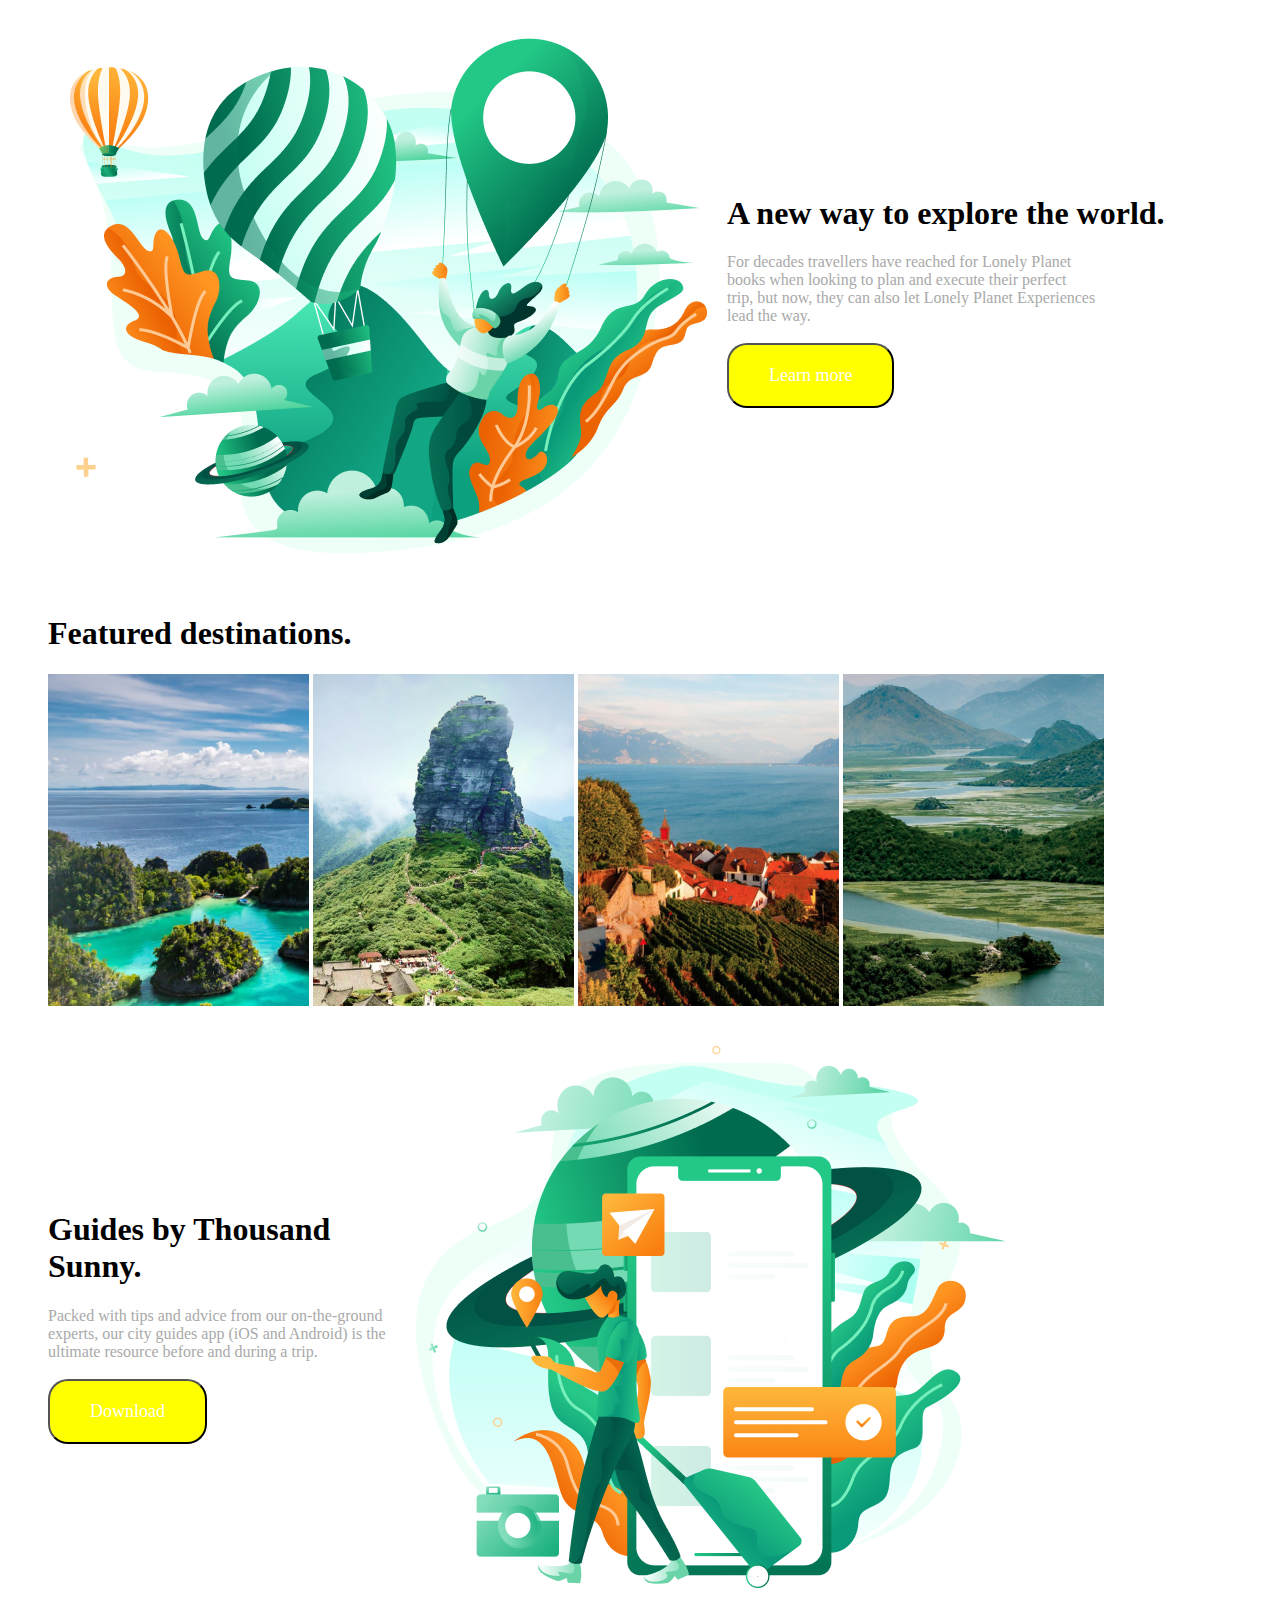
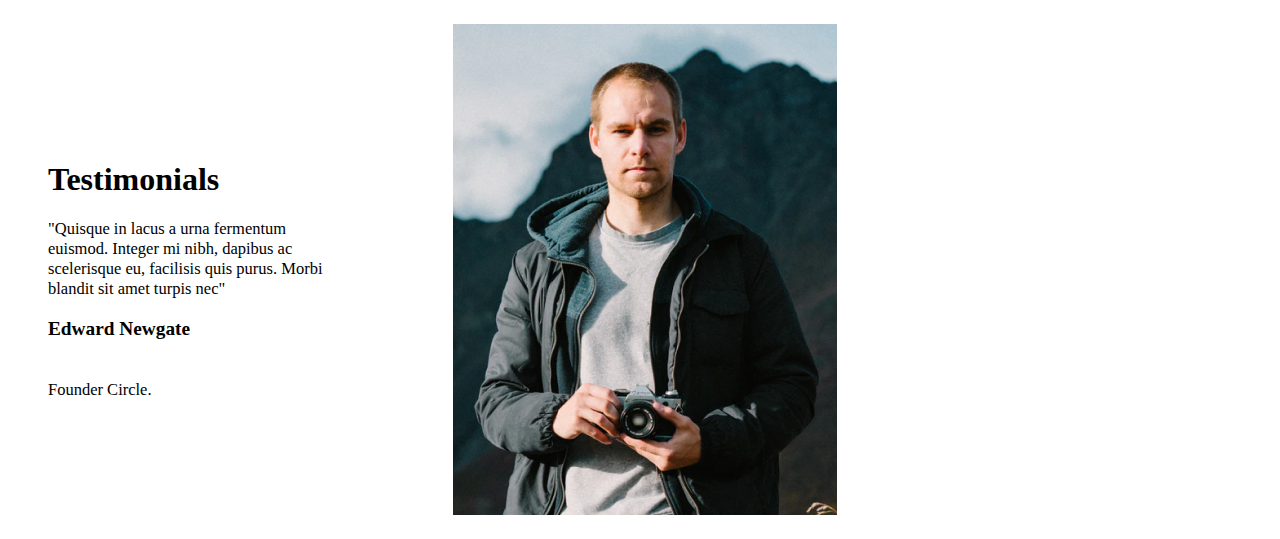
<file: index.html>
<!DOCTYPE html>
<html lang="en">
<head>
    <meta charset="UTF-8">
    <meta http-equiv="X-UA-Compatible" content="IE=edge">
    <meta name="viewport" content="width=device-width, initial-scale=1.0">
    <title> DESAFIO </title>
    <link rel="stylesheet" href="style.css">
</head>
<body>
    <div class = "container"> 
        <ul>
            <li1>
        <div1 class = "d-flex centralize">
            <div>
            <img src = "primeira-imagem.png" alt = " " align = "left" style = "margin-right: 20px;">
        </div> 
        <div> 
            <h1> 
                    A new way to explore the world.
                </h1>
                <p1 class = "texto-preto-claro"> 
                    For decades travellers have reached for Lonely Planet <br> books when looking to plan and execute their perfect <br> trip, but now, they can also let Lonely Planet Experiences <br> lead the way. 
                </p1> 
                <br><br>
                <button class = "butao"> Learn more </button>
            </div>
            </div1>
        </li1>
            <br><br>
            <li2>
        <div2 class = "centralize">
            <h1> Featured destinations.</h1>
            <div class="space-between"> 
            <img src = "paisagem-1.png" alt = " "> </img.src>
            <img src = "paisagem-2.png" alt = " "> </img.src>
            <img src = "paisagem-3.png" alt = " "> </img.src>
            <img src = "paisagem-4.png" alt = " "> </img.src>
            </div> 
        </div2>
          </li2>
        <br><br>
        <li3>
        <div3 class = "d-flex centralize">
            <div>
            <h1> Guides by Thousand <br> Sunny.</h1> 
            <p2 class = "texto-preto-claro"> 
                Packed with tips and advice from our on-the-ground <br> experts, our city guides app (iOS and Android) is the <br> ultimate resource before and during a trip.
            </p2>
            <br><br> 
            <button class = "butao"> Download </button>
        </div>
            <img src = "segunda-imagem.png" alt = " " align = "right" style = "margin-left: 30px;">

        </div3>
    </li3>
        <br><br>
        <li4>
        <div4 class = "d-flex centralize"> 
            <div>
            <h1> Testimonials </h1>
            <p3 class = "texto"> 
                "Quisque in lacus a urna fermentum <br> euismod. Integer mi nibh, dapibus ac <br> scelerisque eu, facilisis quis purus. Morbi <br> blandit sit amet turpis nec"
                <h3 bold> Edward Newgate </h3> <br> Founder Circle.

            </p3>
        </div>
            <img src = "terceira-imagem.png" alt = " " align = "right" style = "margin-left: 130px;"> 

        </div4>
    </li4>
    </ul> 

    </div>
    
</body>
</html>
</file>
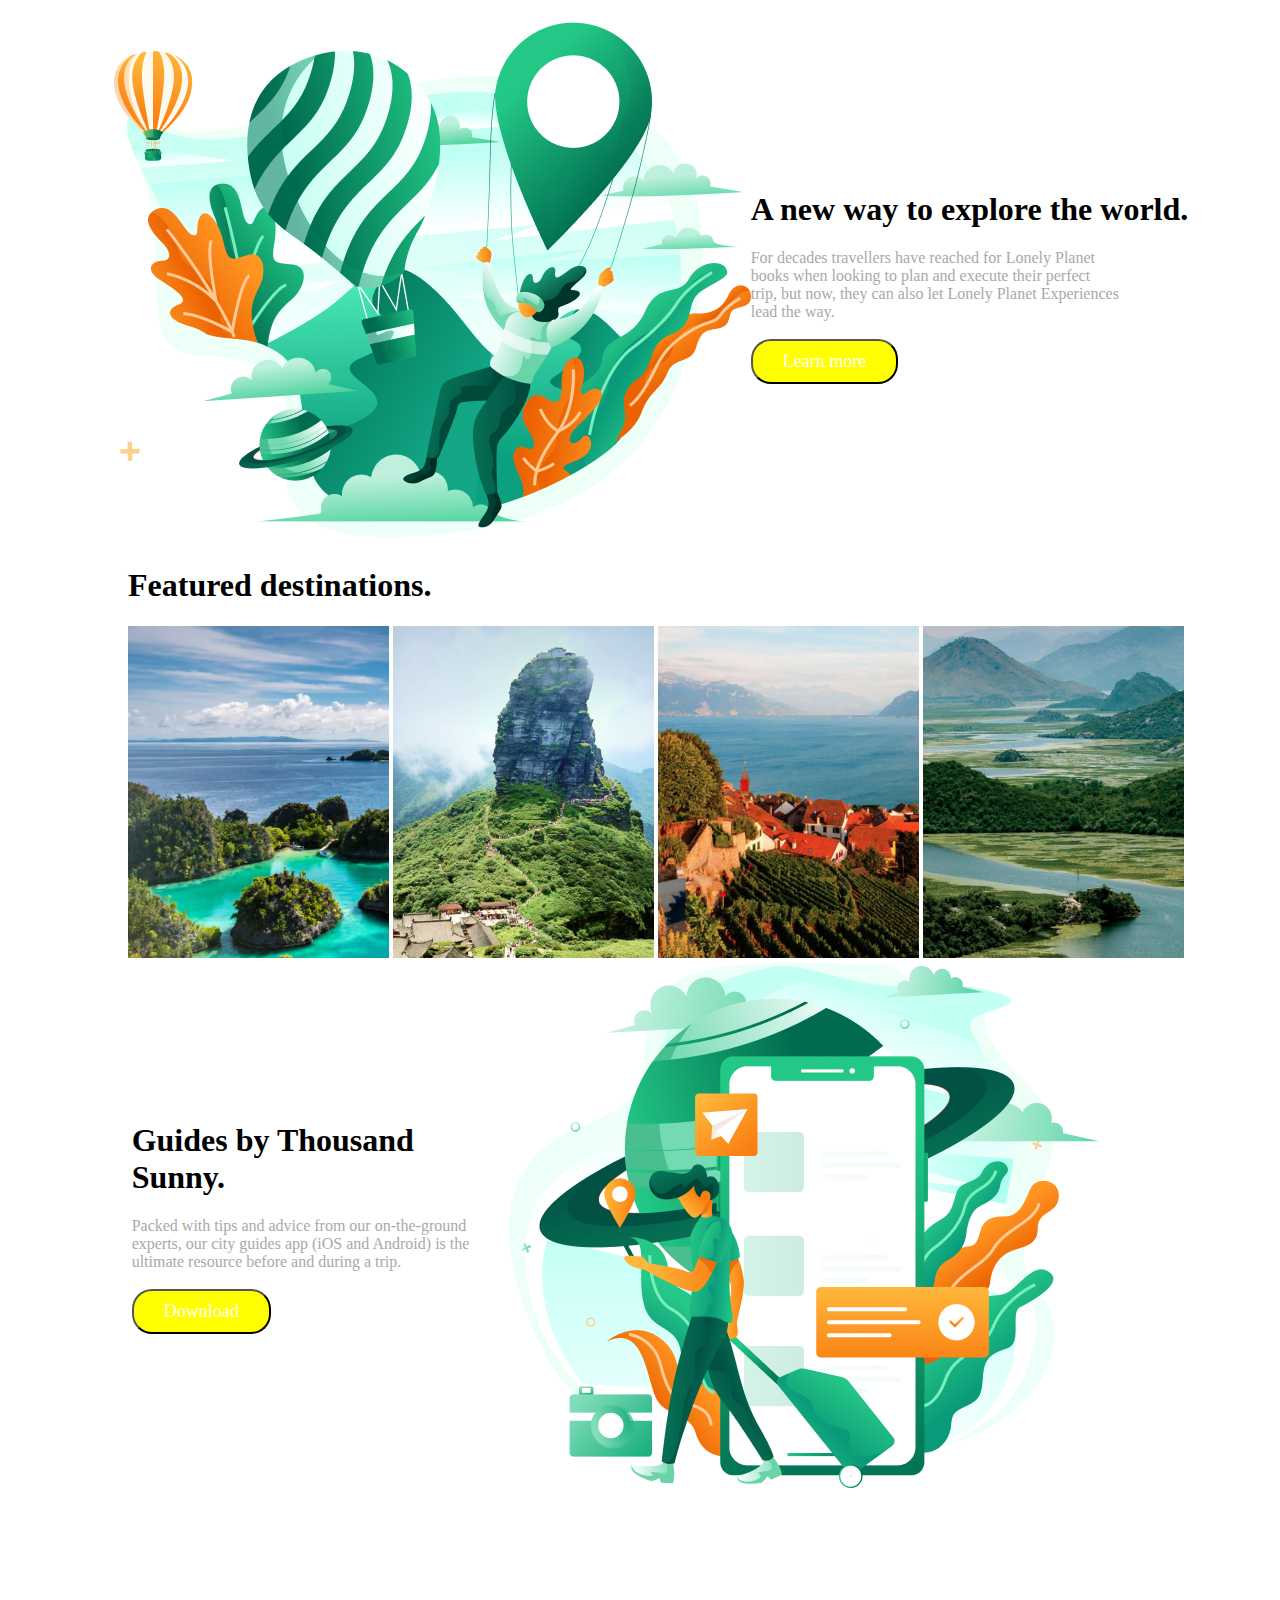
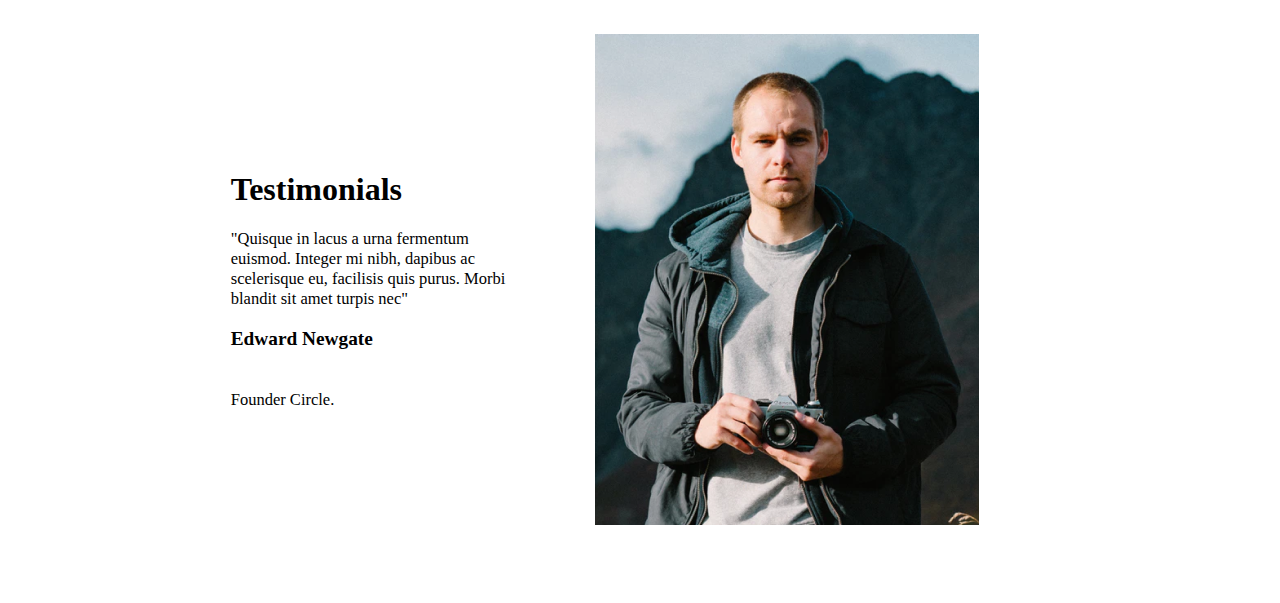
<file: Desafio1/index.html>
<!DOCTYPE html>
<html lang="en">
<head>
    <meta charset="UTF-8">
    <meta http-equiv="X-UA-Compatible" content="IE=edge">
    <meta name="viewport" content="width=device-width, initial-scale=1.0">
    <title> Desafio1 </title>
    <link rel="stylesheet" href="style.css">
</head>
<body>
    <div class = "container">
        <main>
    <div1 class = "d-flex align-items-center"> 
        <div> 
        <img src = "primeira-imagem.png" alt = " " style = "max-width: 100%; height: auto;">
        </div>
        <div>
             <h1> 
                    A new way to explore the world.
                </h1>
                <p1 class = "texto-preto-claro"> 
                    For decades travellers have reached for Lonely Planet <br> books when looking to plan and execute their perfect <br> trip, but now, they can also let Lonely Planet Experiences <br> lead the way. 
                </p1>
                <br><br> 
                <button class = "butao"> Learn more </button></div> 

        </div1>
        <div2 class="centralize">
            <div>
            <h1> Featured destinations.</h1>
        </div>
            <div class="space-between"> 
            <img src = "paisagem-1.png" alt = " "> </img.src>
            <img src = "paisagem-2.png" alt = " "> </img.src>
            <img src = "paisagem-3.png" alt = " "> </img.src>
            <img src = "paisagem-4.png" alt = " "> </img.src>
            </div>
            <div>
            <p4 class = "saparation"></p4> 
            
            </div>
        </div2>


        <br><br><br><br><br><br><br><br><br><br><br><br><br><br><br><br><br><br><br><br>
        <div3 class = "d-flex align-items-center">
            
           
         <div>
            <h1> Guides by Thousand <br> Sunny.</h1> 
            <p2 class = "texto-preto-claro"> 
                Packed with tips and advice from our on-the-ground <br> experts, our city guides app (iOS and Android) is the <br> ultimate resource before and during a trip.
            </p2> 
            <br> <br>
            <button class = "butao"> Download </button>
        </div>
        <img src = "segunda-imagem.png" alt = " " style = "padding:40px"> 
    </div3>
        <br> <br>
        <div4 class = "d-flex align-items-center">
            
           <div>
              
            <h1> Testimonials </h1>
            <p3 class = "texto"> 
                "Quisque in lacus a urna fermentum <br> euismod. Integer mi nibh, dapibus ac <br> scelerisque eu, facilisis quis purus. Morbi <br> blandit sit amet turpis nec"
                <h3 bold> Edward Newgate </h3> <br> Founder Circle.

            </p3>
           </div>
            <img src = "terceira-imagem.png" alt = " " style = "padding:70px; margin-left: 20px;"
        </main>

    </div>
    
</body>
</head>
</html>
</file>
<file: style.css>
@import url('https://fonts.googleapis.com/css2?family=Playfair+Display:ital,wght@0,400;0,500;0,600;0,700;0,800;0,900;1,400;1,500;1,600;1,700;1,800;1,900&display=swap');

@import url('https://fonts.googleapis.com/css2?family=Mulish:ital,wght@0,200;0,300;0,400;0,500;0,600;0,700;0,800;0,900;1,200;1,300;1,400;1,500;1,600;1,700;1,800;1,900&family=Playfair+Display:ital,wght@0,400;0,500;0,600;0,700;0,800;0,900;1,400;1,500;1,600;1,700;1,800;1,900&display=swap');

* {
    font-family: "poppins";
}
.texto-preto-claro {
    color: darkgray;
}
.texto {
    font-size: 16.5px;
}

.container {
    display:grid;
    display: flow-root;
    display: inline-block;

    }

div2 {
    float: none;
    border: none;
    clear: both;
}

.butao {
    background-color: yellow;
    color: white;
    border-radius: 20px;
    padding: 20px 40px;
    font-size: large;
}
.d-flex {
    display:flex;
}
.space-between {
    justify-content: space-between;
    
}
.centralize {
    align-items: center;
}
</file>
<file: Desafio1/style.css>
@import url('https://fonts.googleapis.com/css2?family=Playfair+Display:ital,wght@0,400;0,500;0,600;0,700;0,800;0,900;1,400;1,500;1,600;1,700;1,800;1,900&display=swap');

@import url('https://fonts.googleapis.com/css2?family=Mulish:ital,wght@0,200;0,300;0,400;0,500;0,600;0,700;0,800;0,900;1,200;1,300;1,400;1,500;1,600;1,700;1,800;1,900&family=Playfair+Display:ital,wght@0,400;0,500;0,600;0,700;0,800;0,900;1,400;1,500;1,600;1,700;1,800;1,900&display=swap');

* {
    font-family: "poppins";
}
.texto-preto-claro {
    color: darkgray;
}
.texto {
    font-size: 16.5px;
}

.container {

    display:grid
}




.clearfix::after {
    visibility: hidden;
    content: "";
    clear: both;
    display: block;
    height:0;
}


.butao {
    background-color: yellow;
    color: white;
    border-radius: 20px;
    padding: 10px 30px;
    font-size: large;
}
.d-flex {
    display:flex;
    justify-content: center;
}
.align-items-center {
    align-items: center;
}
.space-between {
    justify-content: space-between;
    justify-content: center;
}

.centralize {
    position: absolute;
    left: 10%;
    border: none;
    }

.separation {
    margin-bottom: 20rem;
    padding: 10px;
}
</file>
